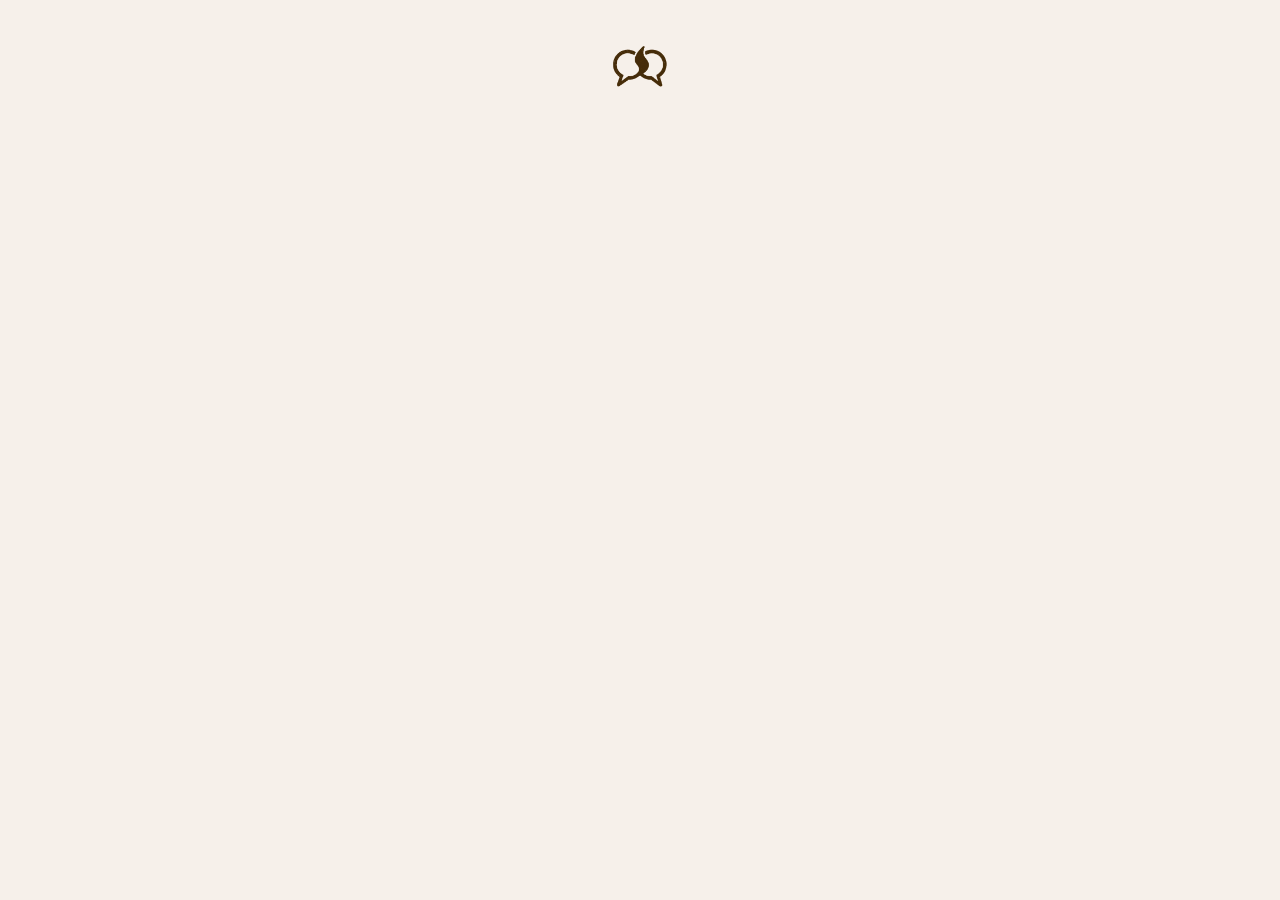
<file: index.html>
<!DOCTYPE html>
<html lang="en">
  <head>
    <meta charset="UTF-8" />
    <meta name="viewport" content="width=device-width, initial-scale=1.0" />
    <title>DualSpark Reader</title>
    <link
      rel="apple-touch-icon"
      sizes="180x180"
      href="icons/apple-touch-icon.png"
    />
    <link
      rel="icon"
      type="image/png"
      sizes="32x32"
      href="icons/favicon-32x32.png"
    />
    <link
      rel="icon"
      type="image/png"
      sizes="16x16"
      href="icons/favicon-16x16.png"
    />
    <link rel="icon" type="image/x-icon" href="icons/favicon.ico" />
    <link rel="manifest" href="manifest.json" />
    <link rel="preconnect" href="https://fonts.googleapis.com" />
    <link rel="preconnect" href="https://fonts.gstatic.com" crossorigin />
    <link
      href="https://fonts.googleapis.com/css2?family=Montserrat:wght@200;300;400;500;600&display=swap"
      rel="stylesheet"
    />
    <link rel="stylesheet" href="styles.css" />
  </head>
  <body>
    <img src="icons/no-bg.png" alt="DualSpark Logo" class="logo" />
    <div class="content">
      <h1 id="title">DualSpark Reader</h1>
      <div class="content-text">
        <div class="subtitle">
          <p>
            Enhance your AI experience with
            <span class="feature">narrated AI responses</span> and an
            <span class="feature">immersive reading experience</span>.
          </p>
          <p class="compatibility">Compatible with Claude and ChatGPT</p>
        </div>
        <a
          href="https://chromewebstore.google.com/detail/dualspark/iophopbojlepahnokaibcijojaoojjnn?utm_source=item-share-cp"
          target="_blank"
          rel="noopener noreferrer"
          id="install-button"
          class="install-btn"
          >Install Extension</a
        >
      </div>
    </div>

    <footer>
      &copy; 2025 DualSpark Reader |
      <a
        href="/privacy.html"
        style="
          color: #666666;
          text-decoration: none;
          transition: color 0.3s ease;
        "
        >Privacy Policy</a
      >
    </footer>
  </body>
</html>
</file>
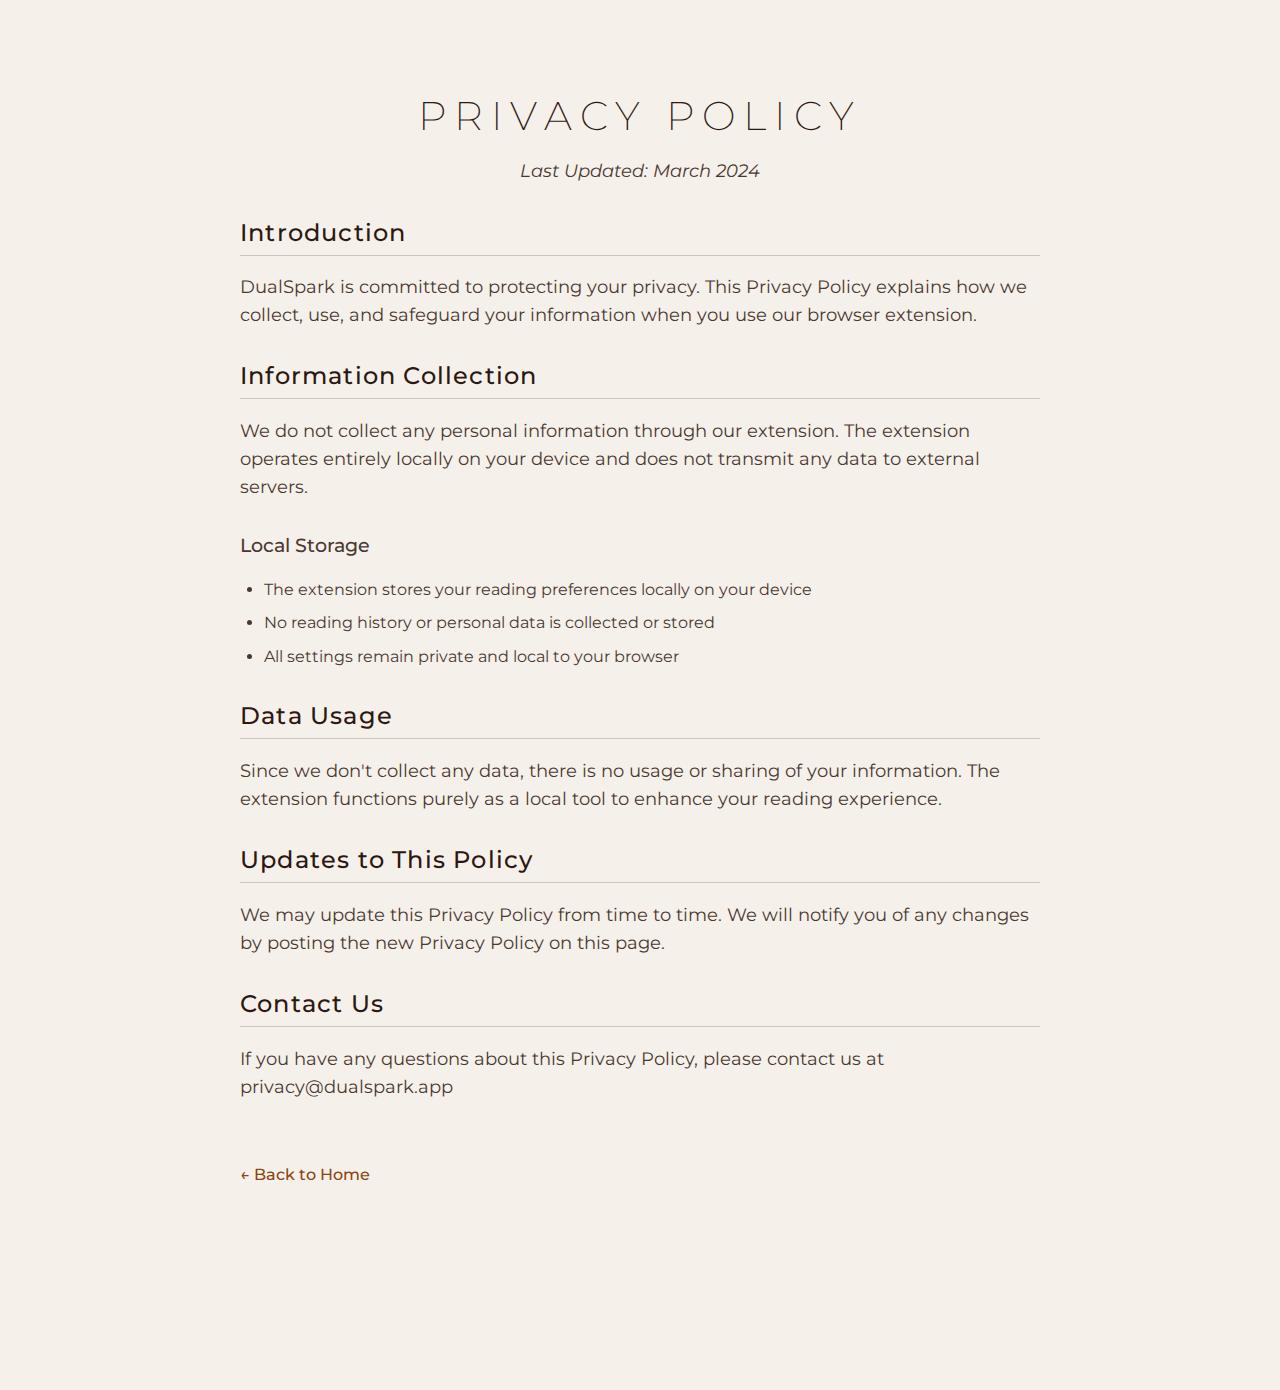
<file: privacy.html>
<!DOCTYPE html>
<html lang="en">
  <head>
    <meta charset="UTF-8" />
    <meta name="viewport" content="width=device-width, initial-scale=1.0" />
    <title>Privacy Policy - DualSpark</title>
    <link rel="preconnect" href="https://fonts.googleapis.com" />
    <link rel="preconnect" href="https://fonts.gstatic.com" crossorigin />
    <link
      href="https://fonts.googleapis.com/css2?family=Montserrat:wght@200;300;400;500;600&display=swap"
      rel="stylesheet"
    />
    <link rel="stylesheet" href="styles.css" />
    <link rel="icon" type="image/png" href="icons/favicon.png" />
  </head>
  <body>
    <div class="privacy-content">
      <h1>Privacy Policy</h1>
      <p class="last-updated">Last Updated: March 2024</p>

      <h2>Introduction</h2>
      <p>
        DualSpark is committed to protecting your privacy. This Privacy Policy
        explains how we collect, use, and safeguard your information when you
        use our browser extension.
      </p>

      <h2>Information Collection</h2>
      <p>
        We do not collect any personal information through our extension. The
        extension operates entirely locally on your device and does not transmit
        any data to external servers.
      </p>

      <h3>Local Storage</h3>
      <ul>
        <li>
          The extension stores your reading preferences locally on your device
        </li>
        <li>No reading history or personal data is collected or stored</li>
        <li>All settings remain private and local to your browser</li>
      </ul>

      <h2>Data Usage</h2>
      <p>
        Since we don't collect any data, there is no usage or sharing of your
        information. The extension functions purely as a local tool to enhance
        your reading experience.
      </p>

      <h2>Updates to This Policy</h2>
      <p>
        We may update this Privacy Policy from time to time. We will notify you
        of any changes by posting the new Privacy Policy on this page.
      </p>

      <h2>Contact Us</h2>
      <p>
        If you have any questions about this Privacy Policy, please contact us
        at privacy@dualspark.app
      </p>

      <a href="index.html" class="back-link">← Back to Home</a>
    </div>
    <footer>
      <p>
        © 2024 DualSpark. All rights reserved.
        <a href="privacy.html">Privacy Policy</a>
      </p>
    </footer>
  </body>
</html>
</file>
<file: styles.css>
/* Base styles */
@font-face {
  font-family: "Montserrat";
  font-display: swap;
}

body {
  background-color: #f6f0ea;
  display: flex;
  flex-direction: column;
  font-family: "Montserrat", -apple-system, BlinkMacSystemFont, sans-serif;
  margin: 0;
  min-height: 100vh;
  padding: 0;
  position: relative;
}

/* Logo */
.logo {
  filter: invert(30%) sepia(30%) saturate(1000%) hue-rotate(350deg)
    brightness(50%) contrast(100%);
  left: 50%;
  position: absolute;
  top: 2rem;
  transform: translateX(-50%);
  width: 70px;
  z-index: 1;
}

/* Content area */
.content {
  display: flex;
  flex: 1;
  flex-direction: column;
  justify-content: center;
  margin: auto;
  margin-top: 6rem;
  max-width: 500px;
  padding: 2rem;
  text-align: center;
  width: 90%;
  z-index: 1;
}

#title {
  animation: fadeInLeft 0.8s ease-out 0.2s forwards;
  max-width: 100%;
  opacity: 0;
  padding: 0 1rem;
  transform: translateX(20px);
  white-space: normal;
  word-wrap: break-word;
}

.subtitle {
  animation: fadeInRight 0.8s ease-out 0.5s forwards;
  opacity: 0;
  transform: translateX(-20px);
}

.install-btn {
  animation: fadeUp 0.8s ease-out 0.8s forwards;
  background-color: #8b4513;
  border: none;
  border-radius: 50px;
  color: #fbf5ee;
  cursor: pointer;
  font-size: 1rem;
  font-weight: 400;
  opacity: 0;
  padding: 0.8rem 2rem;
  text-decoration: none;
  transform: translateY(20px);
  transition: all 0.3s ease;
}

.install-btn:hover {
  background-color: #6b4f45;
}

@keyframes fadeInRight {
  from {
    opacity: 0;
    transform: translateX(-20px);
  }
  to {
    opacity: 1;
    transform: translateX(0);
  }
}

@keyframes fadeInLeft {
  from {
    opacity: 0;
    transform: translateX(20px);
  }
  to {
    opacity: 1;
    transform: translateX(0);
  }
}

@keyframes fadeUp {
  from {
    opacity: 0;
    transform: translateY(20px);
  }
  to {
    opacity: 1;
    transform: translateY(0);
  }
}

/* Typography */
h1 {
  color: #2c1810;
  font-size: 2.5rem;
  font-weight: 200;
  letter-spacing: 0.2em;
  margin-bottom: 1.5rem;
  text-transform: uppercase;
}

p {
  color: #4a3830;
  font-size: 1.1rem;
  font-weight: 400;
  line-height: 1.6;
  margin-bottom: 2rem;
}

.feature {
  color: #8b4513;
  font-weight: 500;
}

.compatibility {
  color: #6b4f45;
  font-size: 0.9rem;
  font-weight: 300;
  margin-bottom: 3rem;
  margin-top: -1rem;
}

/* Footer */
footer {
  color: #6b4f45;
  font-size: 0.8rem;
  font-weight: 300;
  margin-top: auto;
  opacity: 0;
  padding: 2rem;
  text-align: center;
  animation: fadeIn 0.8s ease-out 1s forwards;
}

footer a {
  color: #8b4513;
  text-decoration: none;
  transition: color 0.3s ease;
}

footer a:hover {
  color: #6b4f45;
}

@keyframes fadeIn {
  from {
    opacity: 0;
  }
  to {
    opacity: 1;
  }
}

/* Privacy page specific styles */
.privacy-content {
  margin: 2rem auto;
  max-width: 800px;
  padding: 2rem;
  text-align: left;
}

.privacy-content h1 {
  margin-bottom: 0.5rem;
  text-align: center;
}

.privacy-content h2 {
  border-bottom: 1px solid rgba(44, 24, 16, 0.2);
  color: #2c1810;
  font-size: 1.5rem;
  font-weight: 500;
  letter-spacing: 0.05em;
  margin-bottom: 1rem;
  margin-top: 2rem;
  padding-bottom: 0.5rem;
}

.privacy-content h3 {
  color: #4a3830;
  font-size: 1.2rem;
  font-weight: 500;
  margin-top: 1.5rem;
}

.privacy-content p,
.privacy-content ul,
.privacy-content li {
  color: #4a3830;
  font-weight: 400;
  line-height: 1.6;
}

.privacy-content ul {
  padding-left: 1.5rem;
}

.privacy-content li {
  margin-bottom: 0.5rem;
}

.last-updated {
  color: #6b4f45;
  font-style: italic;
  font-weight: 300;
  margin-bottom: 2rem;
  text-align: center;
}

.back-link {
  color: #8b4513;
  display: inline-block;
  font-weight: 500;
  margin-top: 2rem;
  text-decoration: none;
  transition: color 0.3s ease;
}

.back-link:hover {
  color: #6b4f45;
}
</file>
